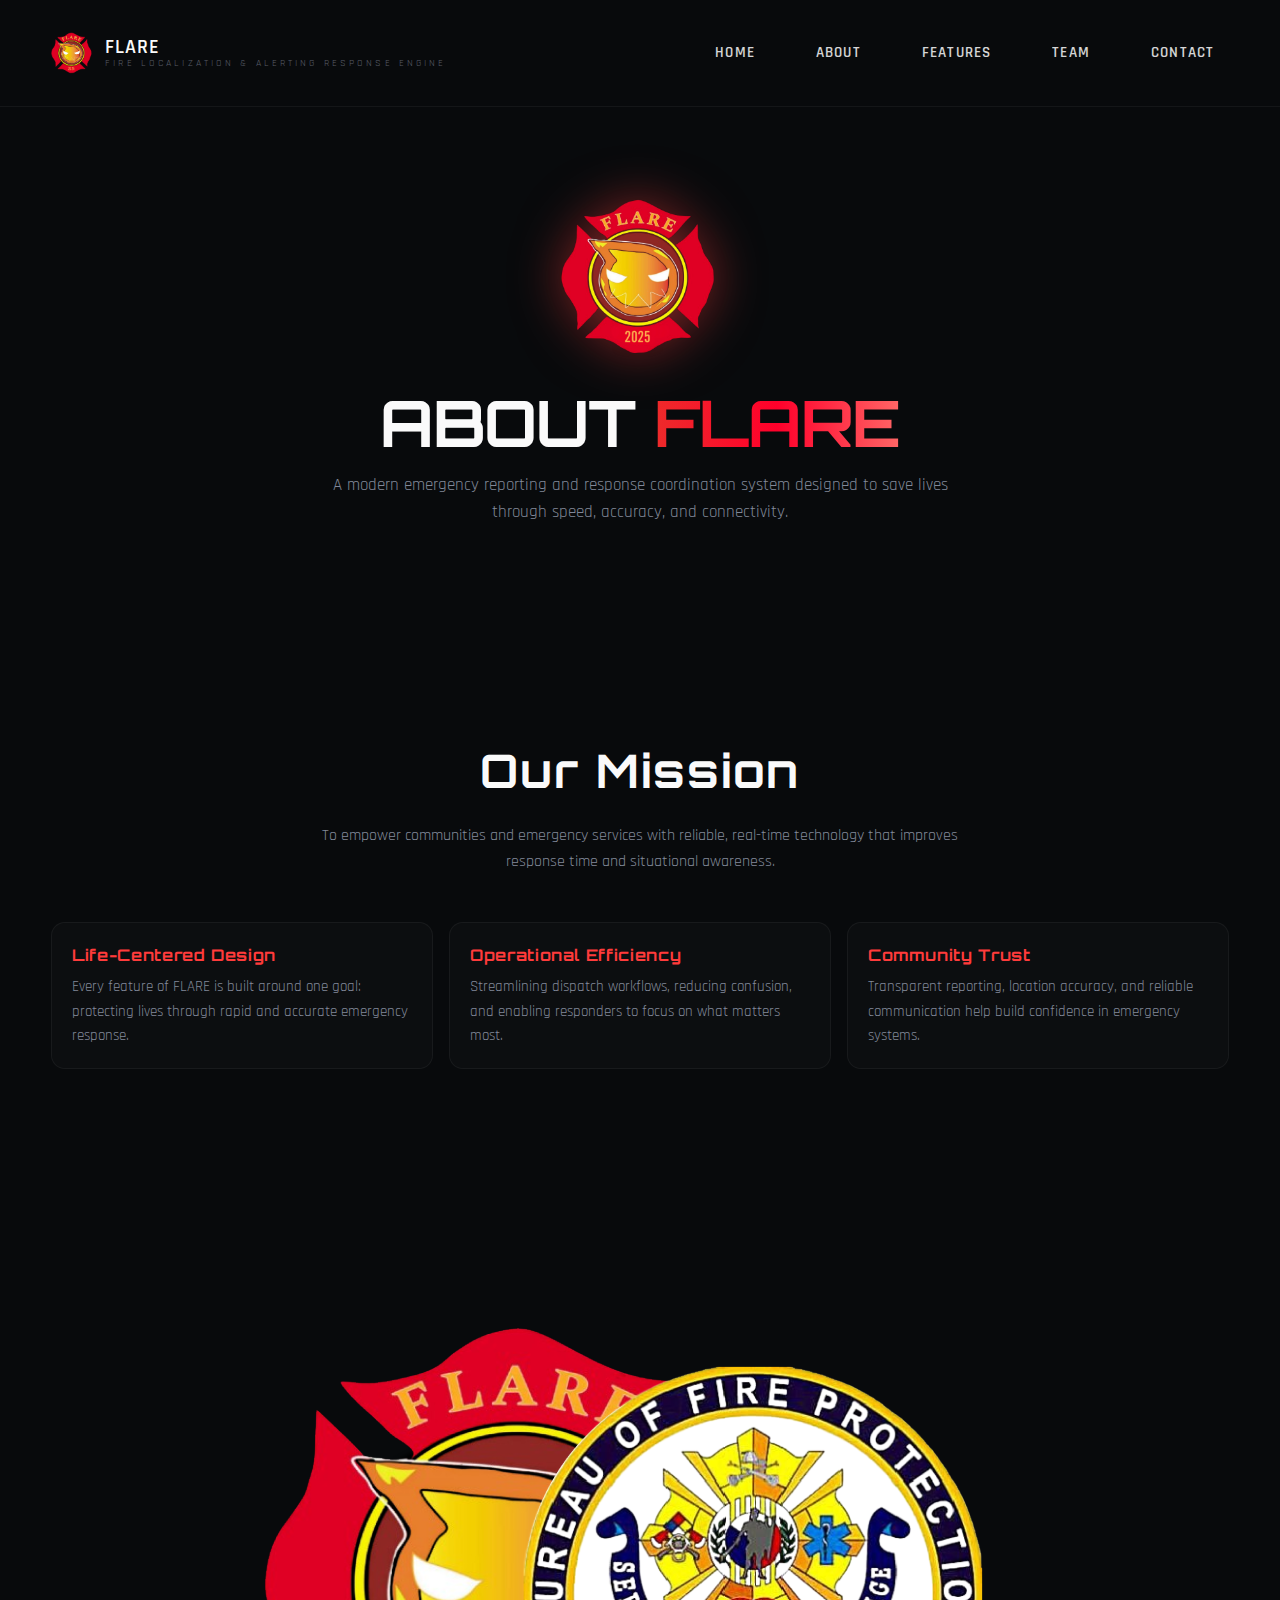
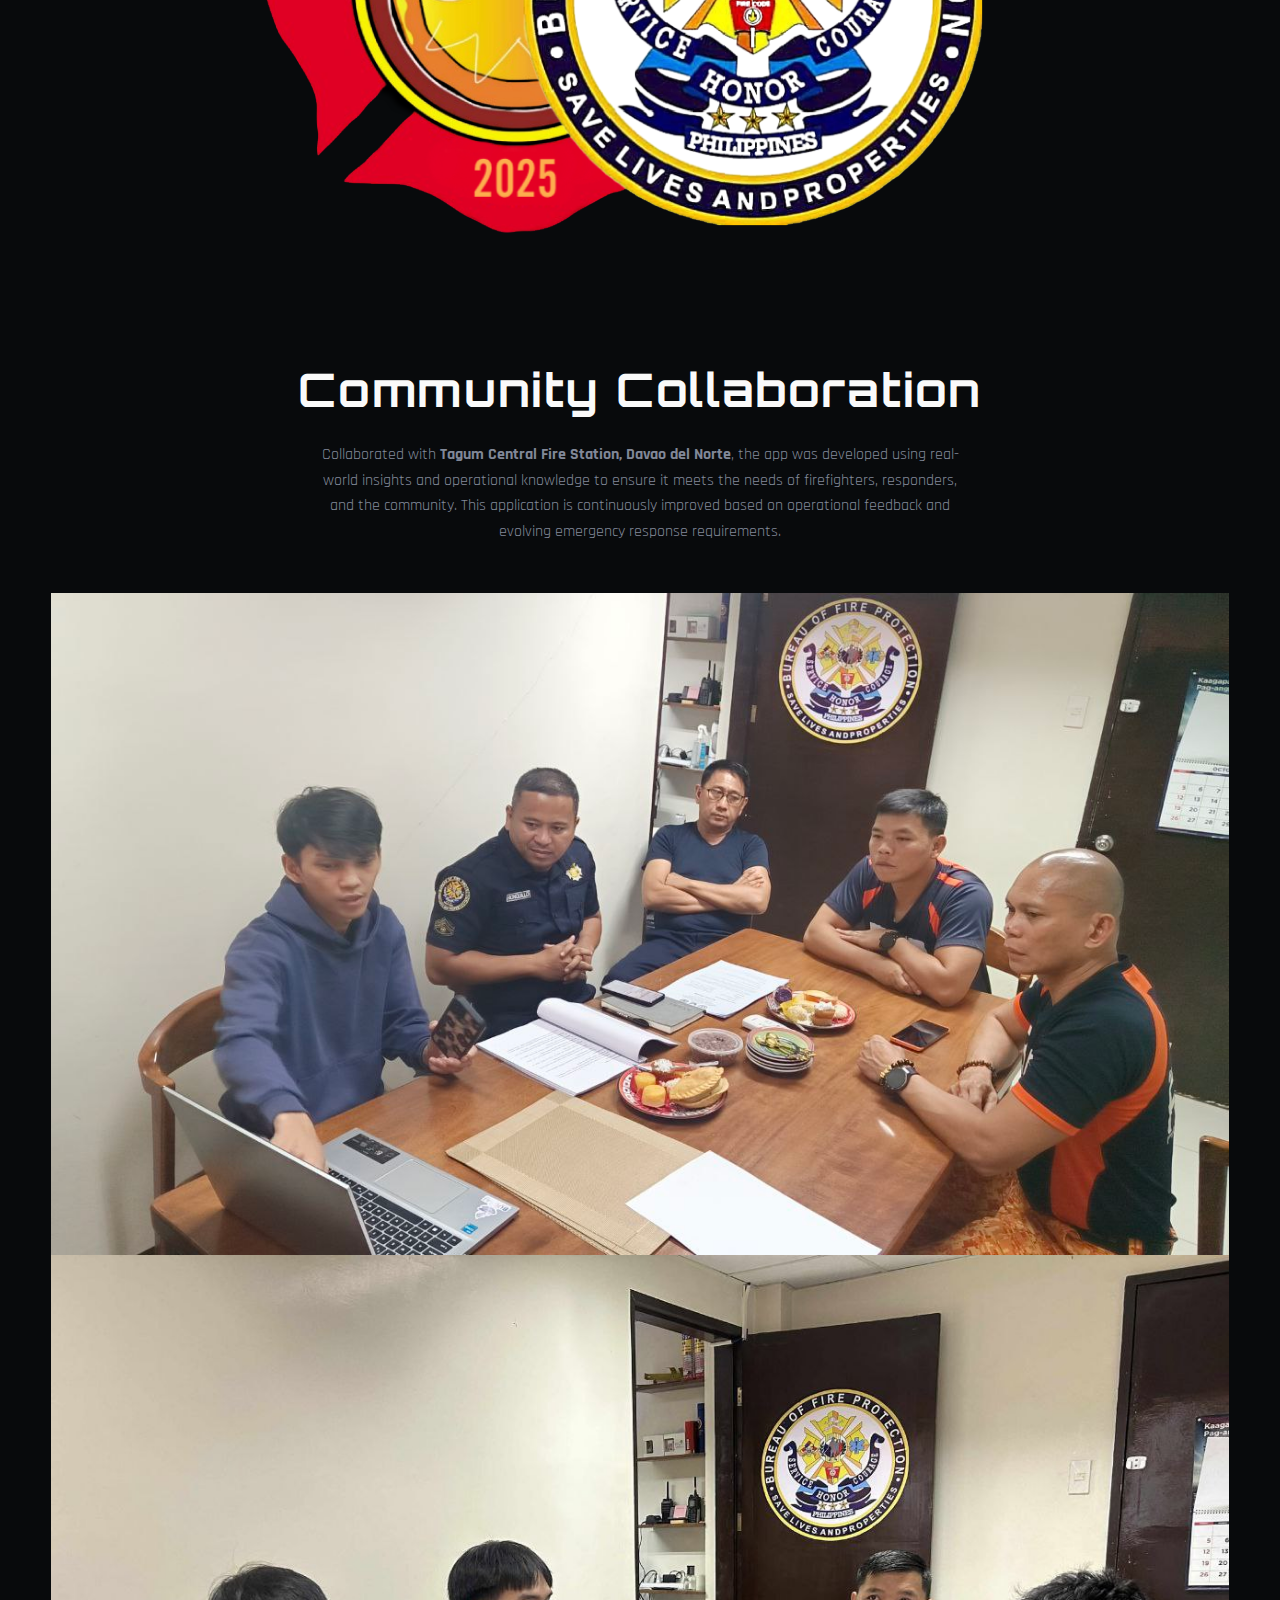
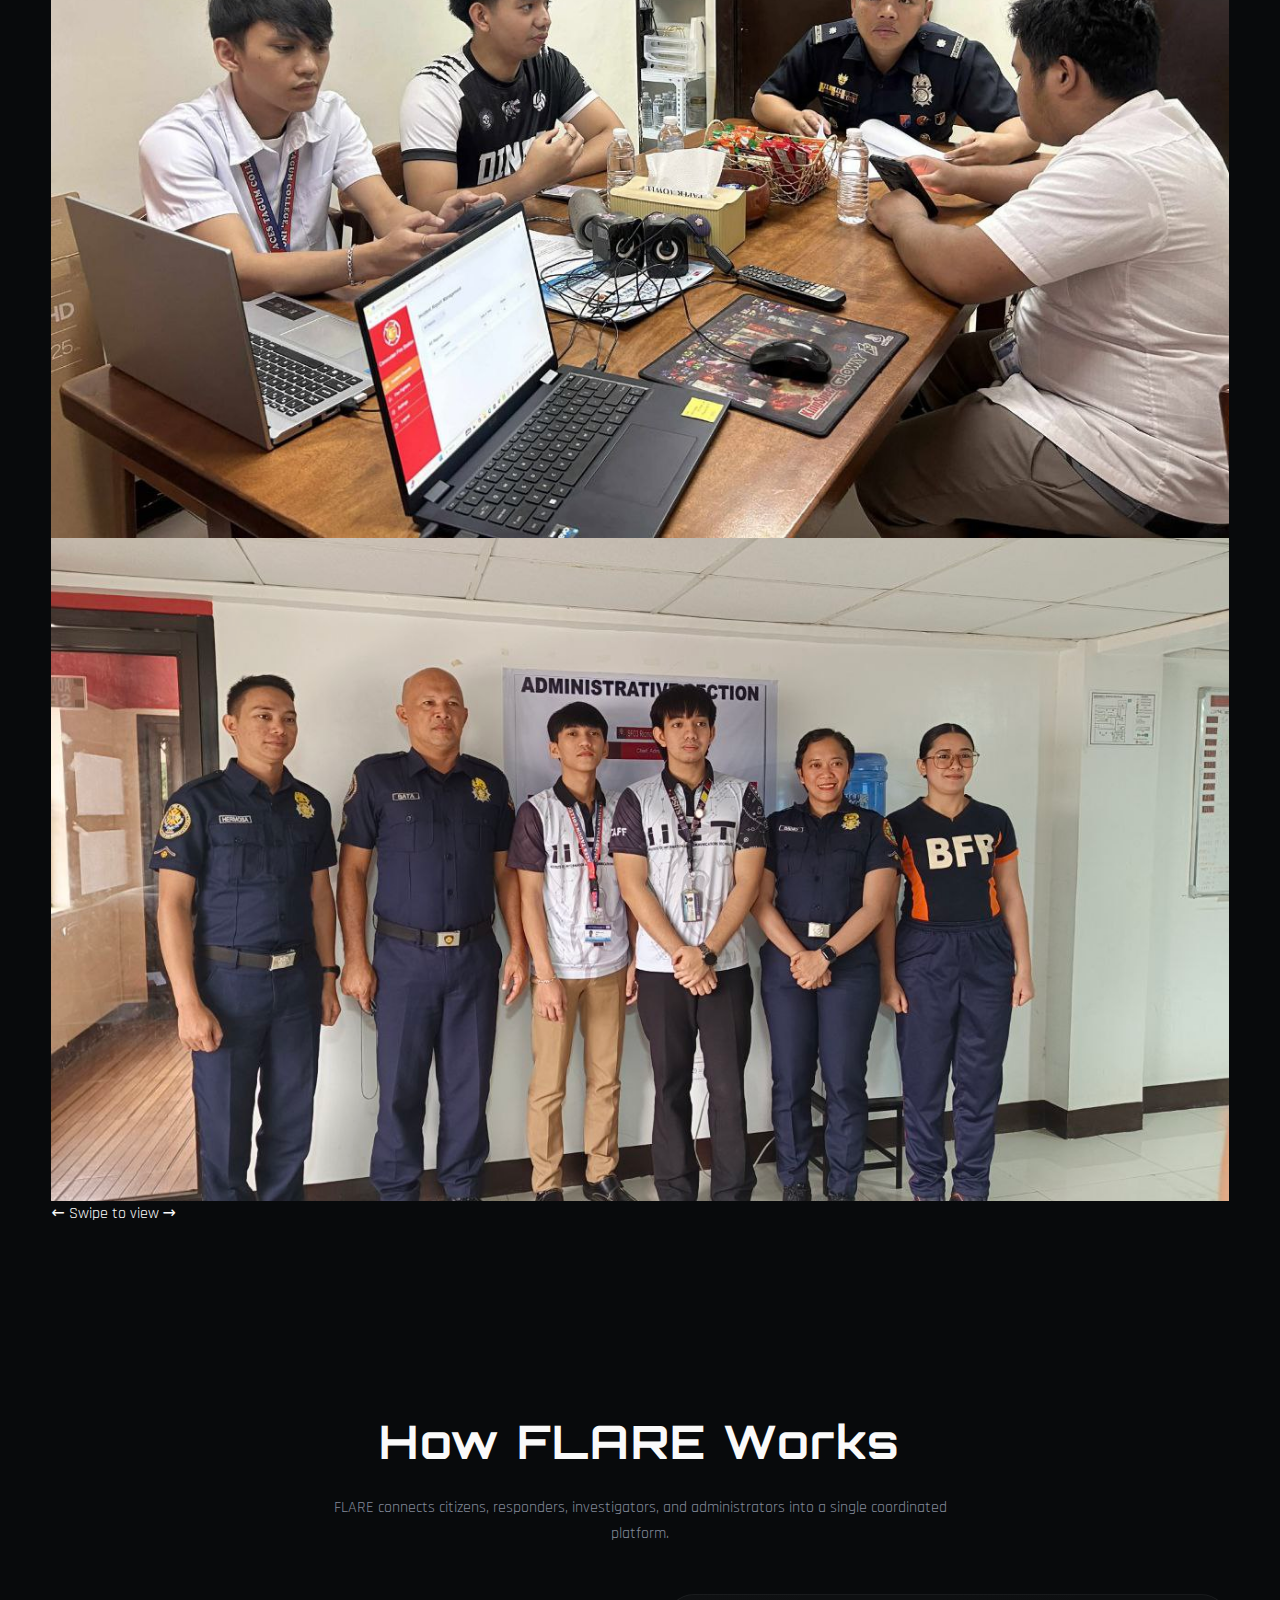
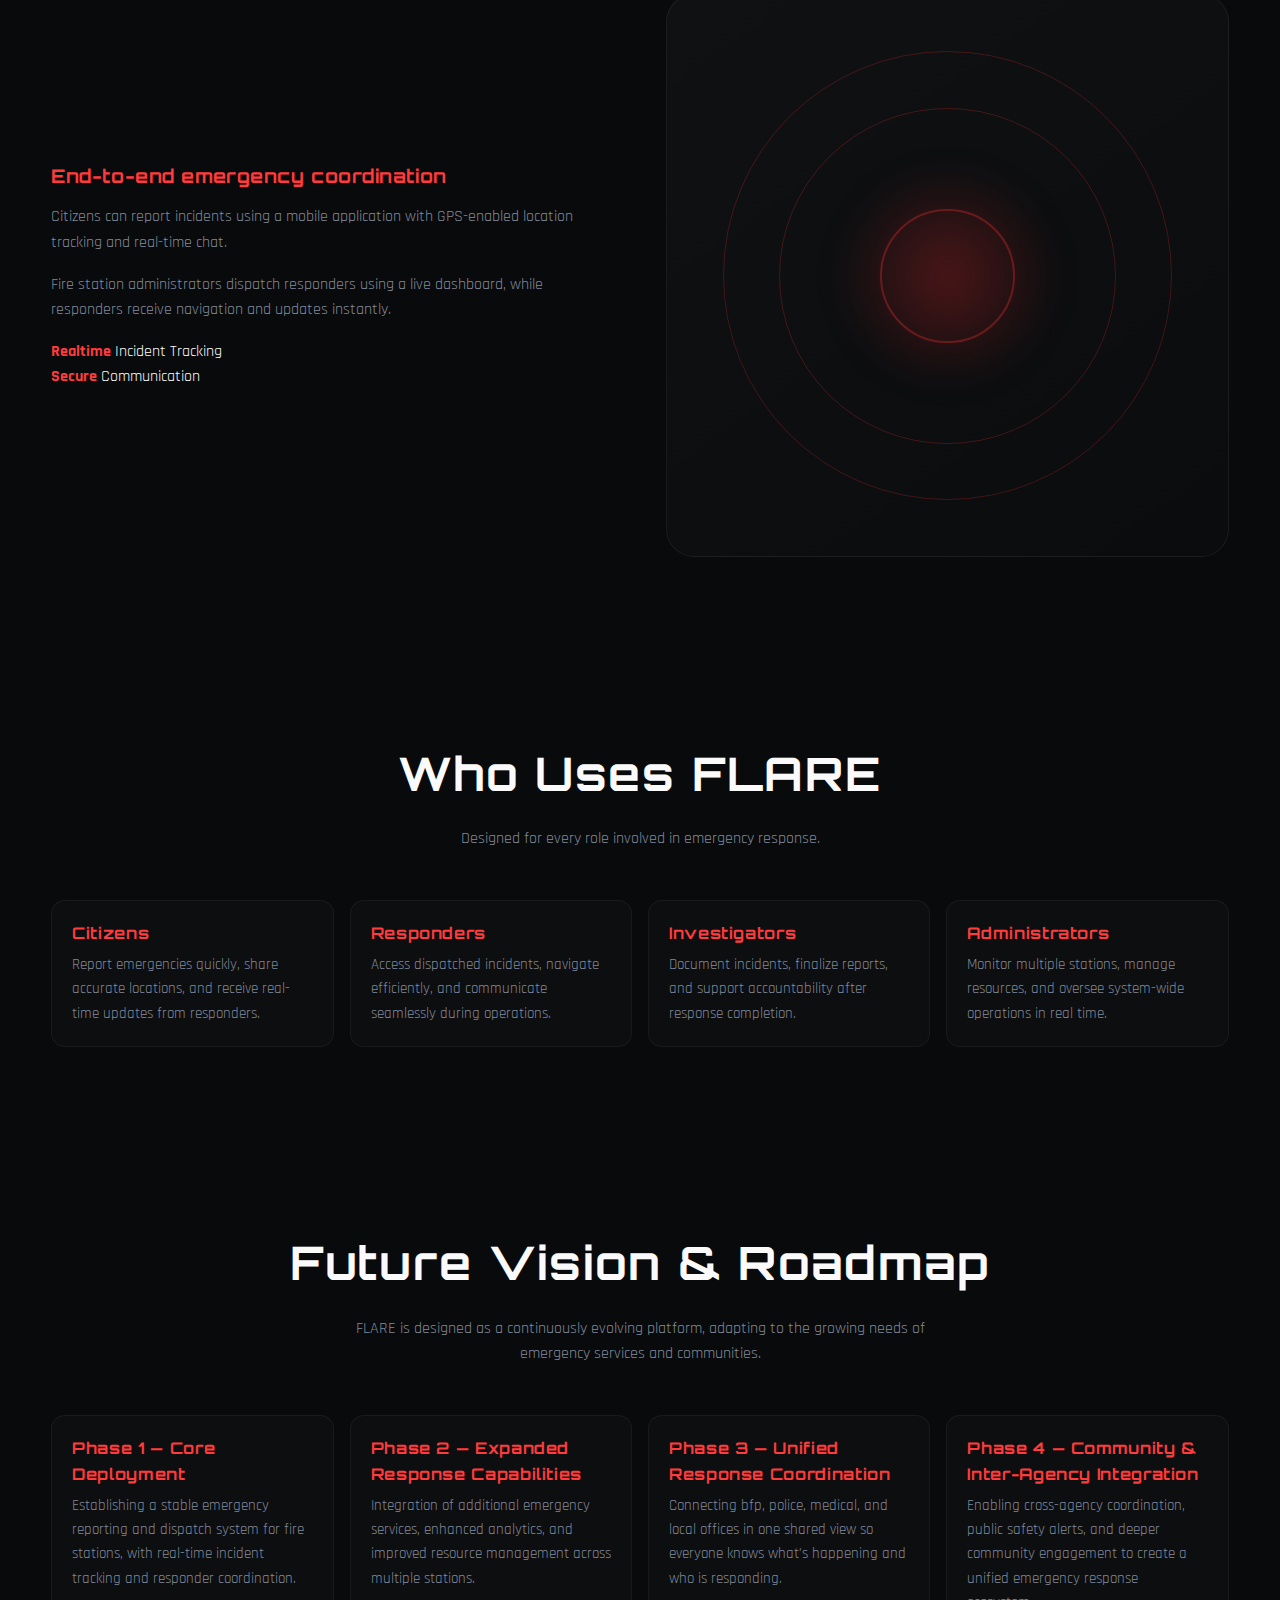
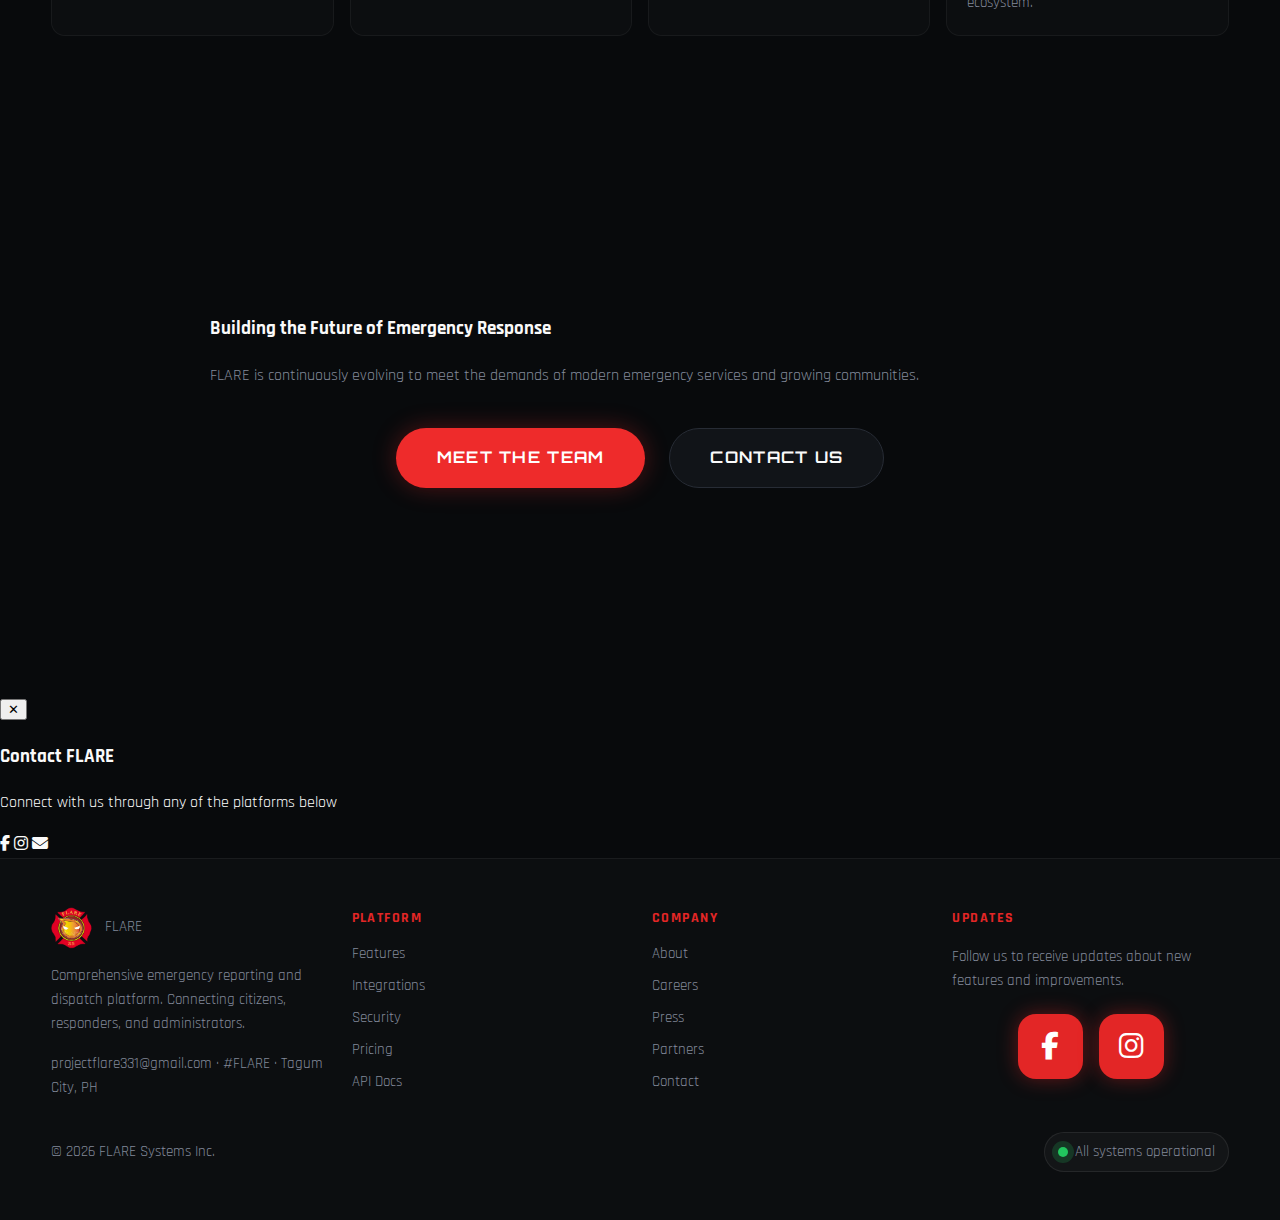
<file: about.html>
<!doctype html>
<html lang="en">
<head>
  <meta charset="UTF-8" />
  <meta name="viewport" content="width=device-width, initial-scale=1.0" />
  <title>About FLARE | Emergency Response Platform</title>
  <meta name="description" content="Learn more about FLARE — a next-generation emergency reporting and dispatch system built for citizens, responders, and administrators." />
  <link rel="icon" type="image/png" href="logo.png" />
  <link rel="stylesheet" href="./styles.css" />
</head>

<body>
  <!-- HEADER (reused from index) -->
  <header class="site-header">
    <div class="container nav-bar">
      <a class="brand" href="index.html">
        <span class="brand-mark">
          <img src="logo.png" class="logo-img" alt="FLARE Logo" />
        </span>
        <span class="brand-text">
          <span class="brand-name">FLARE</span>
          <span class="brand-tagline">Fire Localization & Alerting Response Engine</span>
        </span>
      </a>

      <nav class="nav-links" aria-label="Primary">
        <a href="index.html">Home</a>
        <a href="about.html" class="active">About</a>
        <a href="index.html#features">Features</a>
        <a href="index.html#team">Team</a>
        <a href="#contact">Contact</a>
      </nav>

      <button class="menu-toggle" aria-label="Toggle navigation" aria-expanded="false">☰</button>
    </div>
  </header>

  <main>
    <!-- HERO -->
    <section class="hero container section fade-up">
      <div style="display:flex; justify-content:center; margin-bottom:2rem;">
        <img src="logo.png" alt="FLARE Logo" style="width:160px; max-width:60vw; filter: drop-shadow(0 0 25px rgba(255,59,59,0.5));" />
      </div>

      <h1>
        About <span class="gradient">FLARE</span>
      </h1>
      <p>
        A modern emergency reporting and response coordination system designed to save lives through speed, accuracy, and connectivity.
      </p>
    </section>

    <!-- MISSION -->
    <section class="section container slide-left">
      <h2>Our <span class="gradient">Mission</span></h2>
      <p class="lead">
        To empower communities and emergency services with reliable, real-time technology that improves response time and situational awareness.
      </p>

      <div class="features-grid">
        <article class="feature">
          <h4>Life-Centered Design</h4>
          <p>
            Every feature of FLARE is built around one goal: protecting lives through rapid and accurate emergency response.
          </p>
        </article>
        <article class="feature">
          <h4>Operational Efficiency</h4>
          <p>
            Streamlining dispatch workflows, reducing confusion, and enabling responders to focus on what matters most.
          </p>
        </article>
        <article class="feature">
          <h4>Community Trust</h4>
          <p>
            Transparent reporting, location accuracy, and reliable communication help build confidence in emergency systems.
          </p>
        </article>
      </div>
    </section>

  <!-- COLLABORATION -->
<section id="collab" class="section container slide-right">

  <!-- Collaboration Logo -->
  <div class="collab-logo-wrapper">
    <img
      src="flabfp.png"
      alt="Tagum Central Fire Station Logo"
      class="collab-logo"
    />
  </div>

  <h2>Community <span class="gradient">Collaboration</span></h2>
  <p class="lead">
    Collaborated with <strong>Tagum Central Fire Station, Davao del Norte</strong>,
    the app was developed using real-world insights and operational knowledge to
    ensure it meets the needs of firefighters, responders, and the community.
    This application is continuously improved based on operational feedback
    and evolving emergency response requirements.
  </p>

  <!-- Collaboration Photos -->
  <div class="collab-gallery">
    <img src="bfp1.jpg" alt="Fire station collaboration">
    <img src="bfp2.jpg" alt="Firefighters coordination">
    <img src="bfp3.jpg" alt="Emergency response activity">
  </div>

  <div class="collab-swipe-hint">← Swipe to view →</div>

</section>


    <!-- HOW IT WORKS -->
    <section class="section container slide-right">
      <h2>How <span class="gradient">FLARE</span> Works</h2>
      <p class="lead">
        FLARE connects citizens, responders, investigators, and administrators into a single coordinated platform.
      </p>

      <div class="about-grid">
        <div class="about-copy">
          <h3>End-to-end emergency coordination</h3>
          <p>
            Citizens can report incidents using a mobile application with GPS-enabled location tracking and real-time chat.
          </p>
          <p>
            Fire station administrators dispatch responders using a live dashboard, while responders receive navigation and updates instantly.
          </p>

          <div class="fact-grid">
            <div class="fact">
              <strong>Realtime</strong>
              <span>Incident Tracking</span>
            </div>
            <div class="fact">
              <strong>Secure</strong>
              <span>Communication</span>
            </div>
          </div>
        </div>

        <div class="radar" aria-hidden="true">
          <div class="glow"></div>
          <div class="pulse"></div>
        </div>
      </div>
    </section>

    <!-- ROLES -->
    <section class="section container scale-up">
      <h2>Who Uses <span class="gradient">FLARE</span></h2>
      <p class="lead">
        Designed for every role involved in emergency response.
      </p>

      <div class="features-grid">
        <article class="feature">
          <h4>Citizens</h4>
          <p>
            Report emergencies quickly, share accurate locations, and receive real-time updates from responders.
          </p>
        </article>
        <article class="feature">
          <h4>Responders</h4>
          <p>
            Access dispatched incidents, navigate efficiently, and communicate seamlessly during operations.
          </p>
        </article>
        <article class="feature">
          <h4>Investigators</h4>
          <p>
            Document incidents, finalize reports, and support accountability after response completion.
          </p>
        </article>
        <article class="feature">
          <h4>Administrators</h4>
          <p>
            Monitor multiple stations, manage resources, and oversee system-wide operations in real time.
          </p>
        </article>
      </div>
    </section>
    <!-- ROADMAP -->
<section class="section container fade-up">
  <h2>Future <span class="gradient">Vision</span> & Roadmap</h2>
  <p class="lead">
    FLARE is designed as a continuously evolving platform, adapting to the growing
    needs of emergency services and communities.
  </p>

  <div class="features-grid">
    <article class="feature">
      <h4>Phase 1 — Core Deployment</h4>
      <p>
        Establishing a stable emergency reporting and dispatch system for fire stations,
        with real-time incident tracking and responder coordination.
      </p>
    </article>

    <article class="feature">
      <h4>Phase 2 — Expanded Response Capabilities</h4>
      <p>
        Integration of additional emergency services, enhanced analytics, and improved
        resource management across multiple stations.
      </p>
    </article>

    <article class="feature">
      <h4>Phase 3 — Unified Response Coordination</h4>
      <p>
        Connecting bfp, police, medical, and local offices in one shared view so everyone knows what’s happening and who is responding.
      </p>
    </article>

    <article class="feature">
      <h4>Phase 4 — Community & Inter-Agency Integration</h4>
      <p>
        Enabling cross-agency coordination, public safety alerts, and deeper community
        engagement to create a unified emergency response ecosystem.
      </p>
    </article>
  </div>
</section>

    <!-- CTA -->
    <section class="section container tilt">
      <div class="cta-card">
        <h3>Building the Future of Emergency Response</h3>
        <p style="color: var(--muted)">
          FLARE is continuously evolving to meet the demands of modern emergency services and growing communities.
        </p>
        <div class="cta-row">
          <a href="index.html#team" class="btn btn-primary">Meet the Team</a>
          <a href="#contact" class="btn btn-ghost">Contact Us</a>
        </div>
      </div>
    </section>
    <!-- CONTACT OVERLAY -->
<div id="contactOverlay" class="contact-overlay" aria-hidden="true">
  <div class="contact-card">
    <button class="close-overlay" aria-label="Close">✕</button>

    <h3>Contact FLARE</h3>
    <p>Connect with us through any of the platforms below</p>

    <div class="contact-icons">
      <a href="https://www.facebook.com/profile.php?id=61584846615857" target="_blank" aria-label="Facebook">
        <i class="fab fa-facebook-f"></i>
      </a>

      <a href="https://www.instagram.com/lugtugabriel/" target="_blank" aria-label="Instagram">
        <i class="fab fa-instagram"></i>
      </a>

      <a href="mailto:projectflare331@gmail.com" aria-label="Email">
        <i class="fas fa-envelope"></i>
      </a>
    </div>
  </div>
</div>
    
  </main>

  <!-- Footer -->
      <footer id="contact" class="footer">
        <div class="container">
          <div class="footer-grid">
            <div>
              <a class="brand" href="#home">
                <span class="brand-mark">
                  <img src="logo.png" alt="FLARE Logo" class="logo-img" />
                </span>
                <span>FLARE</span>
              </a>

              <p style="max-width: 320px">
                Comprehensive emergency reporting and dispatch platform. Connecting citizens, responders, and administrators.
              </p>
              <p>projectflare331@gmail.com · #FLARE · Tagum City, PH</p>
            </div>

            <div>
              <h4>Platform</h4>
              <ul>
                <li><a href="#features">Features</a></li>
                <li><a href="#about">Integrations</a></li>
                <li><a href="#about">Security</a></li>
                <li><a href="#about">Pricing</a></li>
                <li><a href="#about">API Docs</a></li>
              </ul>
            </div>

            <div>
              <h4>Company</h4>
              <ul>
                <li><a href="#about">About</a></li>
                <li><a href="#team">Careers</a></li>
                <li><a href="#team">Press</a></li>
                <li><a href="#collab">Partners</a></li>
                <li><a href="#contact">Contact</a></li>
              </ul>
            </div>
<!-- Font Awesome CDN -->
<link rel="stylesheet" href="https://cdnjs.cloudflare.com/ajax/libs/font-awesome/6.5.0/css/all.min.css">
            <div>
              <h4>Updates</h4>
              <p style="color: var(--muted)">Follow us to receive updates about new features and improvements.</p>
            <div class="social-icons">
  <a href="https://www.facebook.com/profile.php?id=61584846615857" class="icon facebook">
    <i class="fab fa-facebook-f"></i>
  </a>
  <a href="https://www.instagram.com/lugtugabriel/" class="icon instagram">
    <i class="fab fa-instagram"></i>
  </a>
</div>
</div>
</div>

        <div class="footer-bottom">
    <span>© <span data-year></span> FLARE Systems Inc.</span>
    <span class="status-dot">All systems operational</span>
  </div>
</footer>

  <script src="./script.js"></script>
</body>
</html>
</file>
<file: styles.css>
@import url("https://fonts.googleapis.com/css2?family=Orbitron:wght@500;600;700;800&family=Rajdhani:wght@400;500;600&display=swap");

:root {
  --background: hsl(220, 20%, 4%);
  --foreground: hsl(0, 0%, 98%);
  --card: hsl(220, 20%, 8%);
  --muted: hsl(220, 10%, 55%);
  --primary: hsl(0, 85%, 55%);
  --primary-soft: hsla(0, 85%, 55%, 0.15);
  --secondary: hsl(220, 15%, 12%);
  --border: hsl(220, 15%, 18%);
  --glow: 0 0 25px hsla(0, 85%, 55%, 0.3);
  --radius: 14px;
}

*,
*::before,
*::after {
  box-sizing: border-box;
}

body {
  margin: 0;
  font-family: "Rajdhani", system-ui, -apple-system, sans-serif;
  background: var(--background);
  color: var(--foreground);
  line-height: 1.6;
  min-height: 100vh;
}

html {
  scroll-behavior: smooth;
}

a {
  color: inherit;
  text-decoration: none;
}

img {
  max-width: 100%;
  display: block;
}

.container {
  width: min(1200px, 92vw);
  margin: 0 auto;
}

.btn {
  border: 1px solid var(--border);
  border-radius: 999px;
  padding: 0.95rem 1.5rem;
  font-family: "Orbitron", "Rajdhani", sans-serif;
  font-weight: 700;
  letter-spacing: 0.08em;
  text-transform: uppercase;
  background: transparent;
  color: var(--foreground);
  cursor: pointer;
  transition: transform 0.2s ease, box-shadow 0.3s ease, background 0.3s ease,
    border-color 0.3s ease;
}

.btn-primary {
  background: var(--primary);
  color: white;
  border-color: transparent;
  box-shadow: var(--glow);
}

.btn-primary:hover {
  transform: translateY(-2px);
  box-shadow:
    0 8px 30px hsla(0, 85%, 55%, 0.35),
    0 0 0 1px hsla(0, 85%, 55%, 0.3);
}

.btn-ghost {
  background: hsla(220, 15%, 12%, 0.5);
  border-color: var(--border);
}

.btn-ghost:hover {
  border-color: hsla(0, 85%, 55%, 0.3);
  transform: translateY(-2px);
}

/* Header */
.site-header {
  position: sticky;
  top: 0;
  z-index: 20;
  backdrop-filter: blur(18px);
  background: rgba(12, 13, 16, 0.8);
  border-bottom: 1px solid rgba(255, 255, 255, 0.05);
}

.nav-bar {
  display: flex;
  align-items: center;
  justify-content: space-between;
  padding: 1rem 0;
}

.brand {
  display: flex;
  align-items: center;
  gap: 0.65rem;
  text-decoration: none;
  flex-shrink: 1;
  min-width: 0;
}

/* Logo */
.logo-img {
  height: 42px;                 /* unified size */
  width: auto;
  object-fit: contain;
  flex-shrink: 0;
  display: block;
}

/* Brand text container */
.brand-text {
  display: flex;
  flex-direction: column;
  min-width: 0;
  line-height: 1.1;
  align-items: flex-start;
}

/* Brand name */
.brand-name {
  font-size: 1.2rem;
  font-weight: 600;
  letter-spacing: 1px;
  white-space: nowrap;
}

/* Tagline (merged rules) */
.brand-tagline {
  font-size: 0.6rem;            /* final intended size */
  opacity: 0.75;
  max-width: 180px;
  word-break: keep-all;

  /* additional styling from second block */
  letter-spacing: 0.3em;
  color: var(--muted);
  text-transform: uppercase;
  line-height: 1.1;
}


.nav-links {
  display: flex;
  gap: 0.35rem;
  align-items: center;
}
@media (max-width: 860px) {
  .brand-tagline {
    display: none;
  }
}
.nav-links a {
  padding: 0.5rem 0.9rem;
  color: var(--muted);
  font-weight: 600;
  letter-spacing: 0.08em;
  text-transform: uppercase;
  font-size: 0.8rem;
  border-radius: 10px;
  transition: color 0.2s ease, background 0.2s ease;
}

.nav-links a:hover {
  color: var(--foreground);
  background: rgba(255, 255, 255, 0.04);
}

.menu-toggle {
  display: none;
  background: none;
  border: none;
  color: var(--foreground);
  font-size: 1.5rem;
  cursor: pointer;
}


/* Hero */
.hero {
  position: relative;
  padding: 6.5rem 0 5rem;
  text-align: center;
}

.status-pill {
  display: inline-flex;
  align-items: center;
  gap: 0.6rem;
  padding: 0.6rem 1.1rem;
  border: 1px solid var(--border);
  border-radius: 999px;
  background: rgba(255, 255, 255, 0.04);
  margin-bottom: 1.5rem;
  font-size: 0.9rem;
}

.ping {
  position: relative;
  width: 10px;
  height: 10px;
}

.ping::before,
.ping::after {
  content: "";
  position: absolute;
  inset: 0;
  border-radius: 50%;
}

.ping::before {
  background: var(--primary);
  opacity: 0.25;
  animation: pulse 1.4s infinite;
}

.ping::after {
  background: var(--primary);
}

.hero h1 {
  font-family: "Orbitron", sans-serif;
  font-size: clamp(2.8rem, 5vw, 4.8rem);
  letter-spacing: -0.02em;
  margin: 0 0 1rem;
  line-height: 1.05;
  text-transform: uppercase;
}

.hero .gradient {
  background: linear-gradient(90deg, hsl(0, 85%, 55%), hsl(350, 100%, 50%), hsl(0, 100%, 70%));
  -webkit-background-clip: text;
  color: transparent;
}

.hero p {
  color: var(--muted);
  max-width: 640px;
  margin: 0 auto 1.8rem;
  font-size: 1.05rem;
}

/* Center the two buttons */
.cta-row {
  display: flex;
  justify-content: center;
  align-items: center;
  gap: 1.5rem;
  margin: 2.5rem auto; /* space below buttons */
  width: 100%;
}

/* Button sizing behavior */
.cta-row .btn {
  padding: 1rem 2.5rem;
}

/* Fix mobile stacking so they NEVER overlap stats */
@media (max-width: 768px) {
  .cta-row {
    flex-direction: column;
    gap: 1rem;
  }

  .cta-row .btn {
    width: 100%;
    max-width: 320px; /* optional for better look */
  }
}

/* Ensure stat grid has proper spacing */
.stat-grid {
  display: grid;
  grid-template-columns: repeat(auto-fit, minmax(260px, 1fr));
  gap: 1.5rem;
  margin-top: 2.5rem; /* <-- THIS prevents overlap */
}

/* Center stat cards */
.stat-card {
  text-align: center;
  padding: 2rem 1rem;
  border-radius: 1rem;
}



/* Stats Grid */
.stat-grid {
  display: grid;
  gap: 1rem;
  grid-template-columns: repeat(auto-fit, minmax(180px, 1fr));
}

.stat-card {
  position: relative;
  padding: 1.35rem;
  background: rgba(22, 24, 30, 0.7);
  border: 1px solid rgba(255, 255, 255, 0.06);
  border-radius: var(--radius);
  overflow: hidden;
  text-align: center;
}

.stat-value {
  font-family: "Orbitron", sans-serif;
  font-size: 2.1rem;
  margin: 0 0 0.3rem;
}

.stat-label {
  color: var(--muted);
  font-size: 0.85rem;
  letter-spacing: 0.12em;
  text-transform: uppercase;
}

/* Sections */
.section {
  padding: clamp(3rem, 7vw, 6rem) 0;
}

.section h2 {
  font-family: "Orbitron", sans-serif;
  font-size: clamp(2rem, 3.6vw, 3.2rem);
  letter-spacing: 0.04em;
  margin: 0 0 1rem;
  text-align: center;
}

.section p.lead {
  color: var(--muted);
  max-width: 640px;
  margin: 0.2rem auto 3rem;
  text-align: center;
}

/* About */
.about-grid {
  display: grid;
  grid-template-columns: repeat(auto-fit, minmax(280px, 1fr));
  align-items: center;
  gap: clamp(1.8rem, 4vw, 3.2rem);
}

.radar {
  position: relative;
  aspect-ratio: 1 / 1;
  border-radius: 28px;
  background: linear-gradient(145deg, rgba(255, 255, 255, 0.03), rgba(255, 255, 255, 0.01));
  border: 1px solid rgba(255, 255, 255, 0.06);
  overflow: hidden;
}

.radar::before,
.radar::after {
  content: "";
  position: absolute;
  inset: 10%;
  border-radius: 50%;
  border: 1px solid hsla(0, 85%, 55%, 0.25);
  animation: spin 18s linear infinite;
}

.radar::after {
  inset: 20%;
  animation-direction: reverse;
}

.radar .pulse {
  position: absolute;
  inset: 38%;
  border-radius: 50%;
  border: 2px solid hsla(0, 85%, 55%, 0.35);
  animation: pulse 1.5s infinite;
}

.radar .glow {
  position: absolute;
  inset: 25%;
  background: radial-gradient(circle, hsla(0, 85%, 55%, 0.3), transparent 55%);
  filter: blur(18px);
}

.about-copy h3 {
  font-family: "Orbitron", sans-serif;
  margin: 0 0 0.8rem;
  letter-spacing: 0.03em;
  color : #ff3b3b;
}
.fact-grid .fact strong {
  color: #ff3b3b;
}

.about-copy p {
  color: var(--muted);
  margin: 0 0 1rem;
}
.btn-primary {
  display: flex;
  justify-content: center;
  align-items: center;
  text-align: center;}

/* Features Grid */
.features-grid {
  display: grid;
  gap: 1rem;
  grid-template-columns: repeat(auto-fit, minmax(220px, 1fr));
}

.feature {
  padding: 1.25rem;
  background: rgba(255, 255, 255, 0.02);
  border: 1px solid rgba(255, 255, 255, 0.05);
  border-radius: 14px;
  transition: transform 0.2s ease, border-color 0.2s ease;
}

.feature:hover {
  transform: translateY(-4px);
  border-color: hsla(0, 85%, 55%, 0.35);
}

.feature-icon {
  width: 42px;
  height: 42px;
  display: grid;
  place-items: center;
  border-radius: 12px;
  background: var(--primary-soft);
  color: var(--primary);
  margin-bottom: 0.8rem;
  font-size: 1.1rem;
}

.feature h4 {
  margin: 0 0 0.4rem;
  font-family: "Orbitron", sans-serif;
  letter-spacing: 0.04em;
  color: #ff3b3b;
}

.feature p {
  margin: 0;
  color: var(--muted);
  font-size: 0.95rem;
}

/* Team Grid */
/* GRID LIKE THE WEB VERSION */
/* Scrollable row */
.team-scroll-wrapper {
  width: 100%;
  overflow-x: auto;
  scroll-behavior: smooth;
  padding-bottom: 10px;
}
/* Hide scrollbar */
.team-scroll-wrapper {
  -ms-overflow-style: none;  /* IE/Edge */
  scrollbar-width: none;     /* Firefox */
}

.team-scroll-wrapper::-webkit-scrollbar {
  display: none;             /* Chrome/Safari */
}

.team-grid {
  display: flex;
  gap: 30px;
}

.member {
  min-width: 300px;
  max-width: 300px;
  background: #0e0e0e;
  border-radius: 18px;
  overflow: hidden;
  border: 2px solid #b30000;
  position: relative;
}

.member img {
  width: 100%;
  height: 340px;
  object-fit: cover;
}

.info {
  padding: 20px;
  background: linear-gradient(to top, rgba(0,0,0,0.95), rgba(0,0,0,0.7));
  position: absolute;
  bottom: 0;
  width: 100%;
}

.info h3 {
  margin: 0;
  font-size: 22px;
  font-weight: 700;
}

.role {
  font-size: 15px;
  color: #b30000;
}

/* ARROWS */
.nav {
  display: flex;
  gap: 20px;
  justify-content: center;
  margin-top: 20px;
}

.nav-btn {
  width: 55px;
  height: 55px;
  border-radius: 50%;
  border: 2px solid #b30000;
  background: transparent;
  color: #b30000;
  font-size: 25px;
  cursor: pointer;
  transition: 0.2s;
}

.nav-btn:hover {
  background: #b30000;
  color: #fff;
}

@media (max-width: 768px) {
  .team-scroll-wrapper {
    display: flex;
    overflow-x: scroll;
    scroll-snap-type: x mandatory;
    padding: 0 20px;
  }

  .member {
    min-width: 85%;
    max-width: 85%;
    margin: 0 auto;
    scroll-snap-align: center;
  }

  /* Center the arrow buttons */
  .scroll-buttons {
    justify-content: center;
    margin-top: 20px;
  }

  /* Center thumbnails */
  .thumbnail-strip {
    justify-content: center;
    margin-top: 15px;
    overflow-x: scroll;
  }
}

/* RESPONSIVE SETTINGS */
@media (max-width: 1100px) {
  .team-grid {
    grid-template-columns: repeat(2, 1fr);
  }
}

@media (max-width: 600px) {
  .team-grid {
    grid-template-columns: 1fr;
  }

  .member {
    width: 90%;
    margin: 0 auto;
  }
}

.cta-card {
  width: 100%;
  max-width: 900px;
  margin: 60px auto;
  padding: 20px;
  text-align: left;
}


/* Footer */
footer {
  background: rgba(255, 255, 255, 0.02);
  border-top: 1px solid rgba(255, 255, 255, 0.06);
  padding: 3rem 0 2rem;
}

.footer-grid {
  display: grid;
  grid-template-columns: repeat(auto-fit, minmax(210px, 1fr));
  gap: 1.5rem;
}

.footer h4 {
  margin: 0 0 0.7rem;
  letter-spacing: 0.1em;
  font-size: 0.9rem;
  text-transform: uppercase;
  color :#e32626
}

.footer p,
.footer a,
.footer span {
  color: var(--muted);
  font-size: 0.95rem;
}

.footer ul {
  list-style: none;
  padding: 0;
  margin: 0.4rem 0 0;
  display: grid;
  gap: 0.4rem;
}

.footer a:hover {
  color: var(--foreground);
}
.social-icons {
  width: 100%;
  display: flex;
  justify-content: center;   /* centers horizontally */
  gap: 16px;
  margin-top: 20px;
  flex-wrap: wrap;            /* helps on small screens */
}

.social-icons .icon {
  width: 65px;
  height: 65px;
  background: #e32626;
  border-radius: 18px;
  display: flex;
  justify-content: center;
  align-items: center;
  box-shadow: 0 0 20px rgba(227, 38, 38, 0.4);
  transition: 0.3s ease;
}

.social-icons .icon i {
  color: white;
  font-size: 28px;
}

.social-icons .icon:hover {
  transform: translateY(-3px);
  box-shadow: 0 0 30px rgba(227, 38, 38, 0.7);
}


.newsletter {
  display: flex;
  gap: 0.6rem;
  flex-wrap: wrap;
}

.newsletter input {
  flex: 1;
  min-width: 200px;
  padding: 0.85rem 0.9rem;
  border-radius: 10px;
  border: 1px solid rgba(255, 255, 255, 0.08);
  background: rgba(255, 255, 255, 0.03);
  color: var(--foreground);
}

.footer-bottom {
  display: flex;
  justify-content: space-between;
  align-items: center;
  width: 100%;
  padding: 1rem 0;
  flex-wrap: wrap; /* allows wrapping on small screens */
  gap: 0.5rem;
}


.status-dot {
  display: inline-flex;
  align-items: center;
  gap: 0.45rem;
  padding: 0.45rem 0.8rem;
  border-radius: 999px;
  border: 1px solid rgba(255, 255, 255, 0.08);
  background: rgba(255, 255, 255, 0.03);
}

.status-dot::before {
  content: "";
  width: 10px;
  height: 10px;
  border-radius: 50%;
  background: #22c55e;
  box-shadow: 0 0 0 6px rgba(34, 197, 94, 0.2);
}

@media (max-width: 600px) {
  .footer-bottom span {
    font-size: 0.85rem; /* reduced but still readable */
  }

  .status-dot {
    padding: 0.3rem 0.6rem;  /* scale down the badge */
    font-size: 0.8rem;
  }
}

/* Extra adjustments for very small screens (360px) */
@media (max-width: 360px) {
  .footer-bottom span {
    font-size: 0.75rem;
  }

  .status-dot {
    padding: 0.25rem 0.55rem;
    font-size: 0.75rem;
  }
}


/* Responsive */
.site-header {
  width: 100%;
  padding: 1rem 0;
  background: var(--background, #0f0f0f);
}

.nav-bar {
  display: flex;
  align-items: center;
  justify-content: space-between;
  gap: 1.5rem;
}

/* LOGO + BRAND */
.brand {
  display: flex;
  align-items: center;
  gap: 0.75rem;
  text-decoration: none;
  min-width: 0;                 /* prevents overflow in flex */
}

.brand-mark {
  display: flex;
  align-items: center;
}

.logo-img {
  height: 42px;
  width: auto;
  object-fit: contain;
  flex-shrink: 0;               /* logo never collapses */
}

.brand-text {
  display: flex;
  flex-direction: column;
  line-height: 1.1;
  min-width: 0;                 /* allows correct text scaling */
}

.brand-name {
  font-size: 1.25rem;
  font-weight: 600;
  letter-spacing: 1px;
  white-space: nowrap;
}

.brand-tagline {
  font-size: 0.65rem;
  opacity: 0.65;
  white-space: nowrap;          /* keeps single line */
}


/* NAV LINKS */
.nav-links {
  display: flex;
  align-items: center;
  gap: 2rem;
}

.nav-links a {
  text-decoration: none;
  font-size: 0.95rem;
  color: var(--foreground);
  opacity: 0.85;
}

.nav-links a:hover {
  opacity: 1;
}

/* MOBILE MENU TOGGLE */
.menu-toggle {
  display: none;
  background: none;
  border: none;
  font-size: 1.8rem;
  cursor: pointer;
  color: var(--foreground);
}

/* ---------- RESPONSIVE ---------- */

/* Tablet */
@media (max-width: 900px) {
  .brand-tagline {
    max-width: 130px; /* wrap sooner */
  }
}

/* Mobile */
@media (max-width: 720px) {

  .menu-toggle {
    display: block;
  }

  .nav-links {
    position: absolute;
    top: 72px;
    right: 0;
    width: 100%;
    background: var(--background, #0f0f0f);
    flex-direction: column;
    gap: 1.4rem;
    padding: 1.4rem 0;
    border-top: 1px solid rgba(255, 255, 255, 0.1);
    display: none;
    z-index: 999;
  }

  .nav-links.open {
    display: flex;
  }

  /* PLAN B: KEEP brand text visible but responsive */
  .brand-text {
    display: flex;
    min-width: 0;
  }

  .brand-name {
    font-size: 1.05rem;
  }

  .brand-tagline {
    font-size: 0.48rem;
    max-width: 120px;
  }

  .logo-img {
    height: 34px;
  }
}


@media (max-width: 768px) {
  .hero {
    padding-top: 5.2rem;
  }

  .hero h1 {
    font-size: clamp(2rem, 7vw, 3.6rem);
  }

  .hero p {
    max-width: 90%;
    font-size: clamp(0.9rem, 3vw, 1rem);
  }

  .cta-row {
    flex-direction: column;
    gap: 0.5rem;
  }

  .btn {
    width: 100%;
    padding: 0.85rem 1rem;
    font-size: 0.85rem;
  }
}

@media (max-width: 480px) {
  .hero {
    padding: 4.5rem 1rem 3rem;
  }

  .hero h1 {
    font-size: clamp(1.8rem, 8vw, 3rem);
  }

  .hero p {
    font-size: clamp(0.85rem, 4vw, 0.95rem);
  }

  .btn {
    font-size: 0.8rem;
    padding: 0.75rem 0.9rem;
  }

  .status-pill {
    padding: 0.5rem 0.9rem;
    font-size: 0.8rem;
  }
}

/* Animations */
@keyframes pulse {
  0% {
    transform: scale(0.9);
    opacity: 0.7;
  }
  70% {
    transform: scale(1.6);
    opacity: 0;
  }
  100% {
    opacity: 0;
  }
}
@media (max-width: 1100px) {
  .team-grid {
    grid-template-columns: repeat(2, 1fr);
  }
}

@media (max-width: 600px) {
  .team-grid {
    grid-template-columns: 1fr;
  }

  .member {
    width: 90%;
    margin: 0 auto;
  }
}


@keyframes bounce {
   0%, 100% { transform: translateY(0); }
   50% { transform: translateY(-10%); }
}

@keyframes spin {
  0% {
    transform: rotate(0deg);
  }
  100% {
    transform: rotate(360deg);
  }
}
</file>
